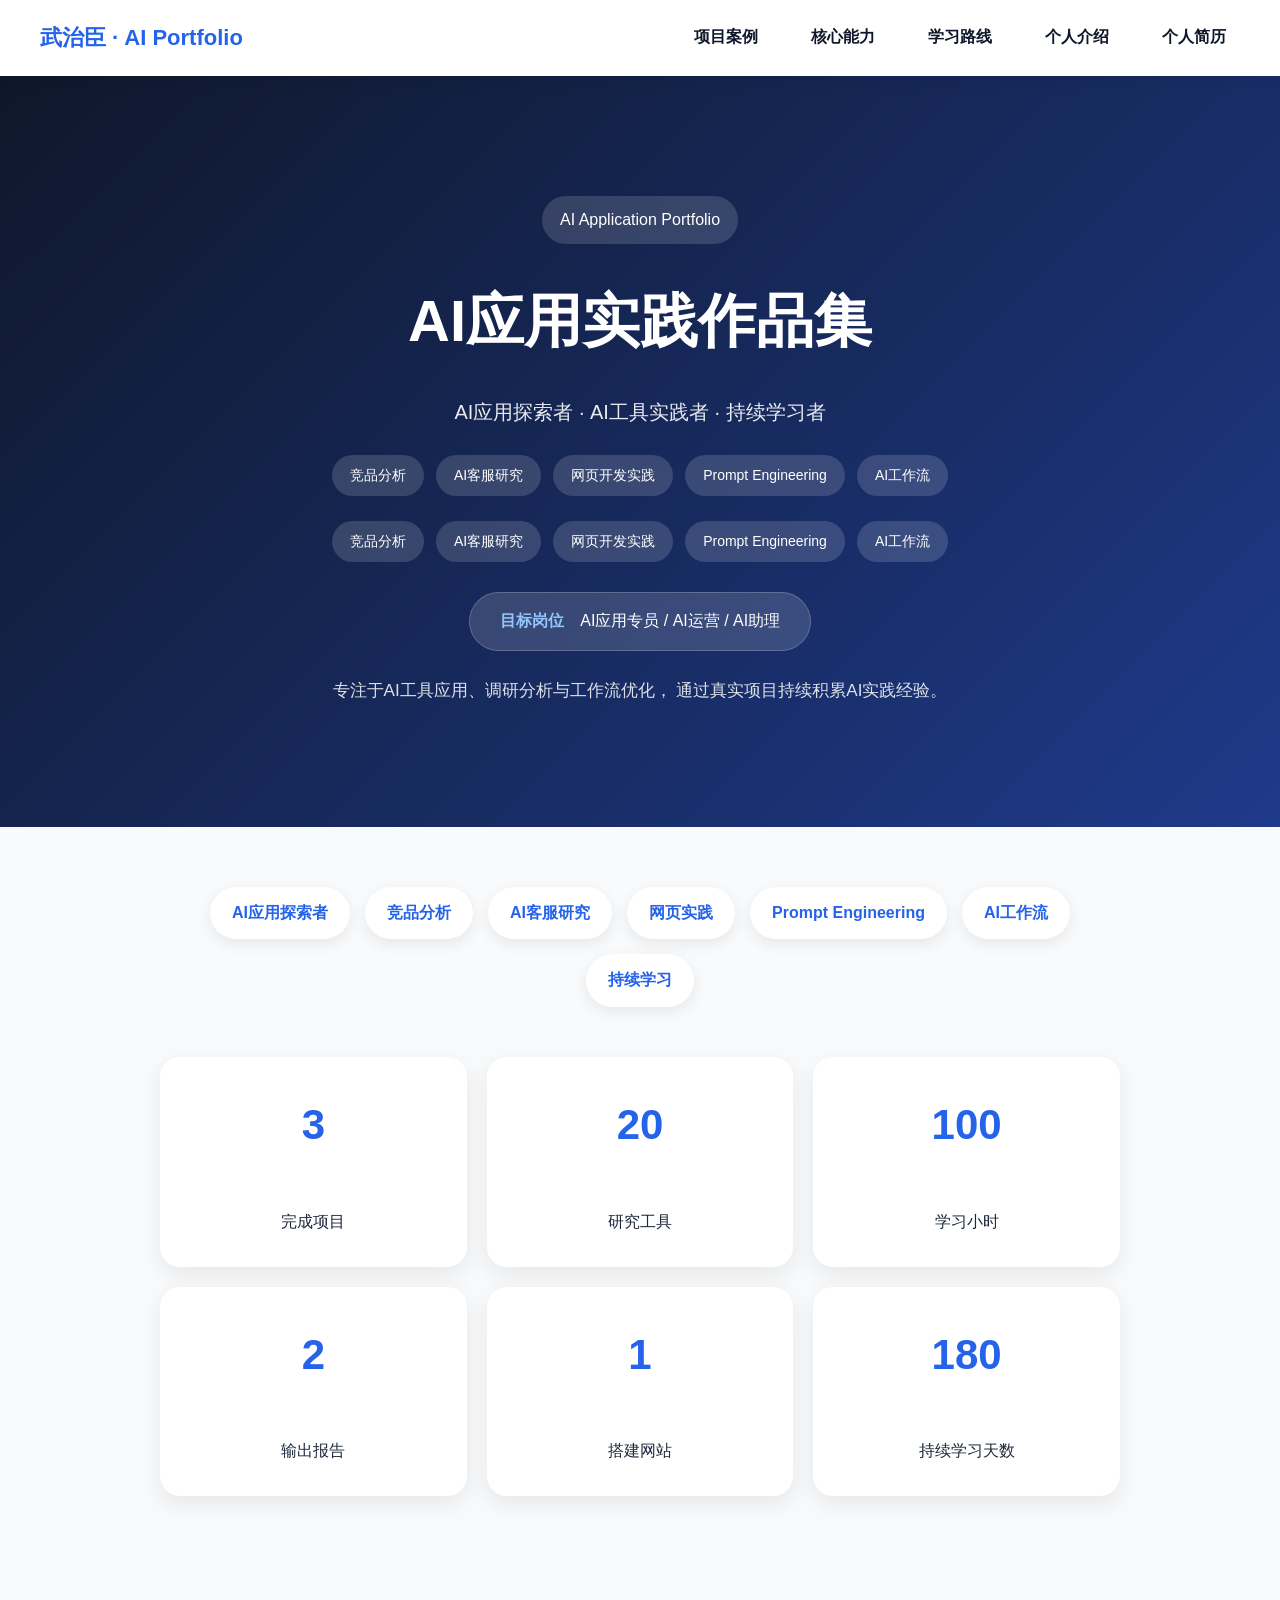
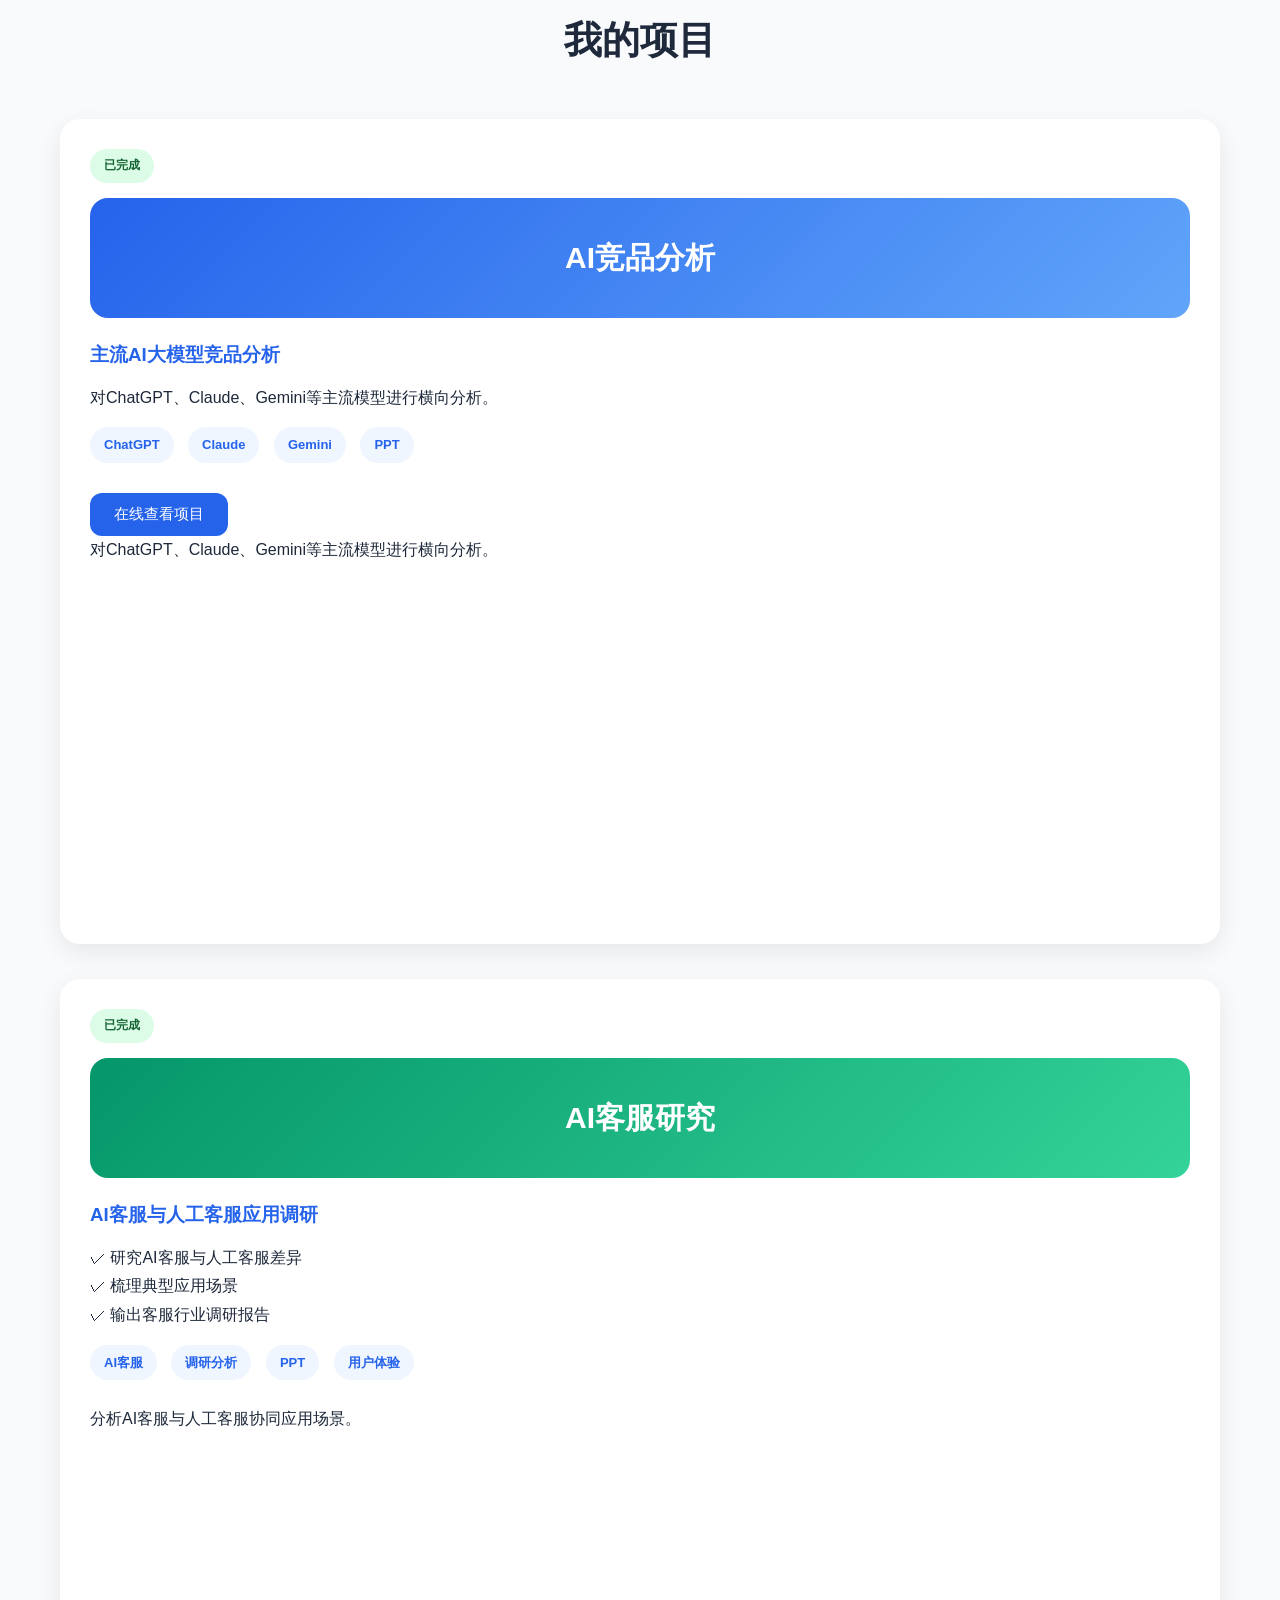
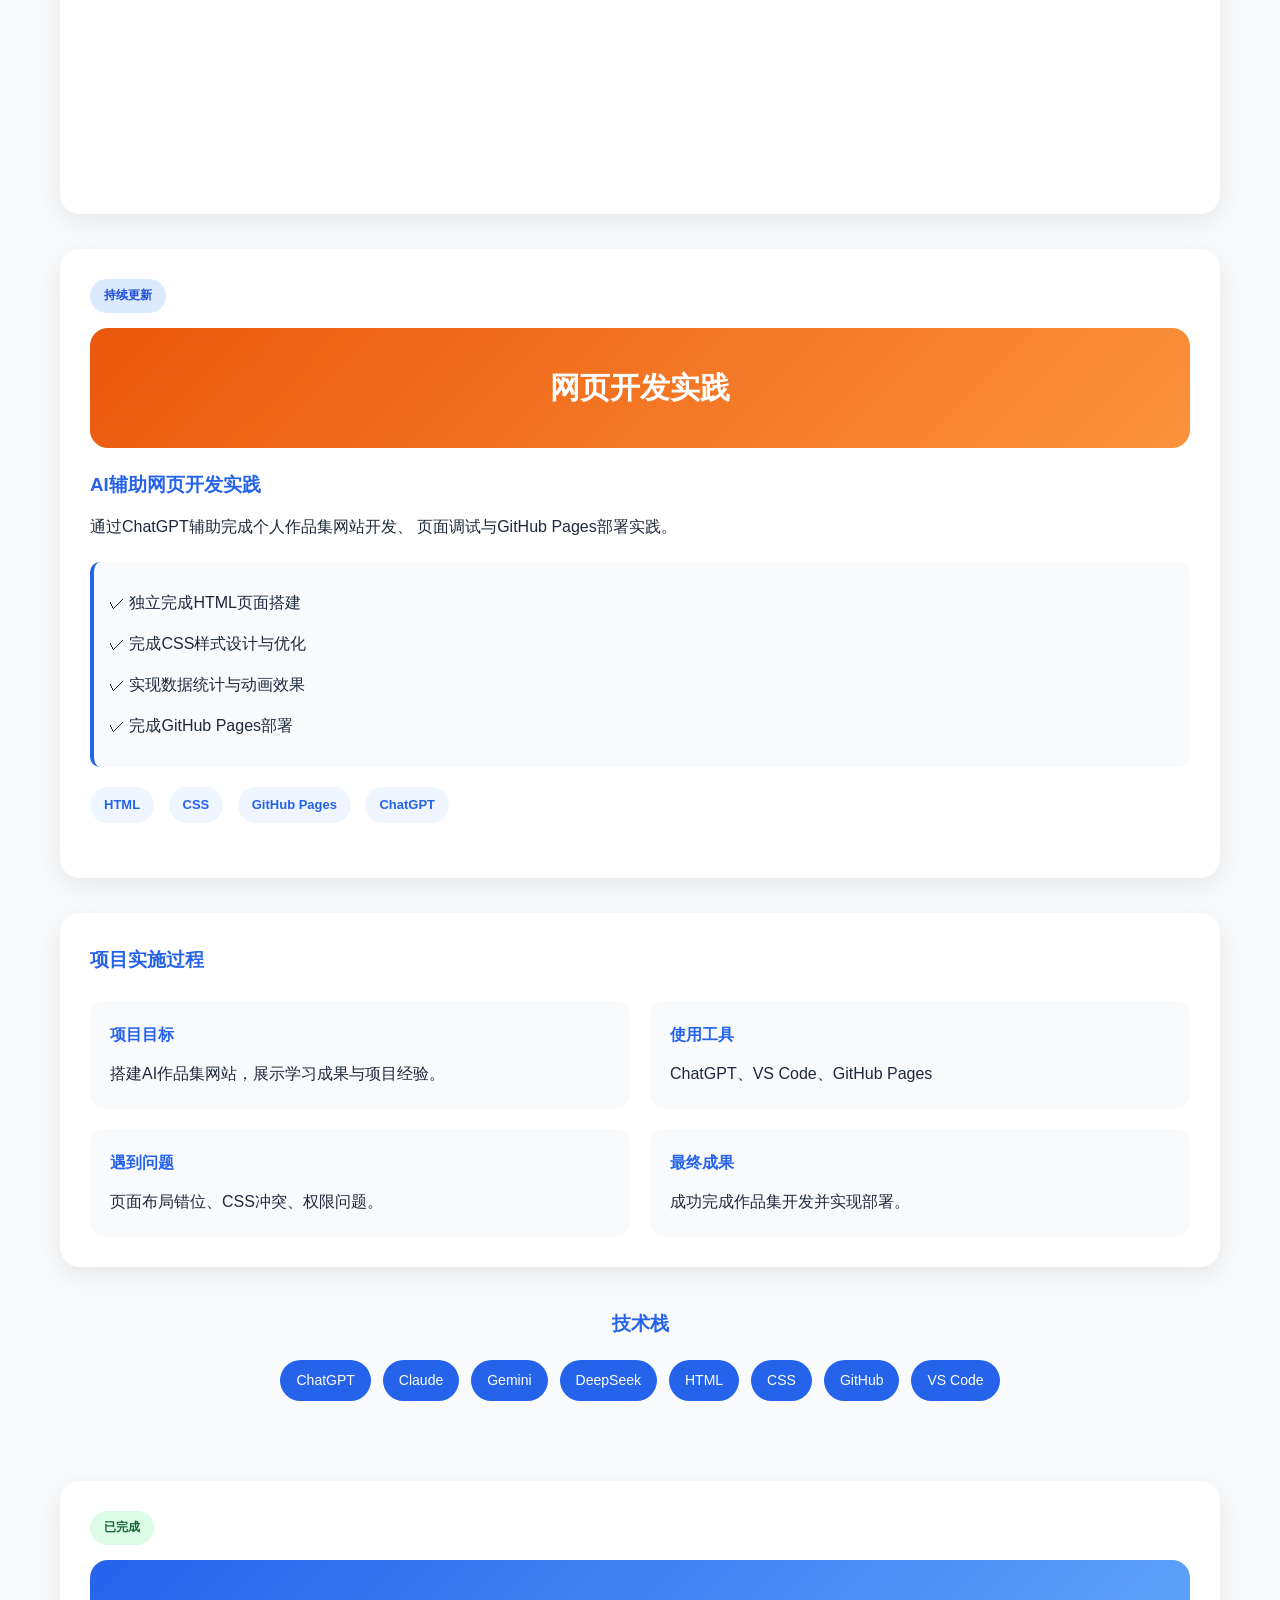
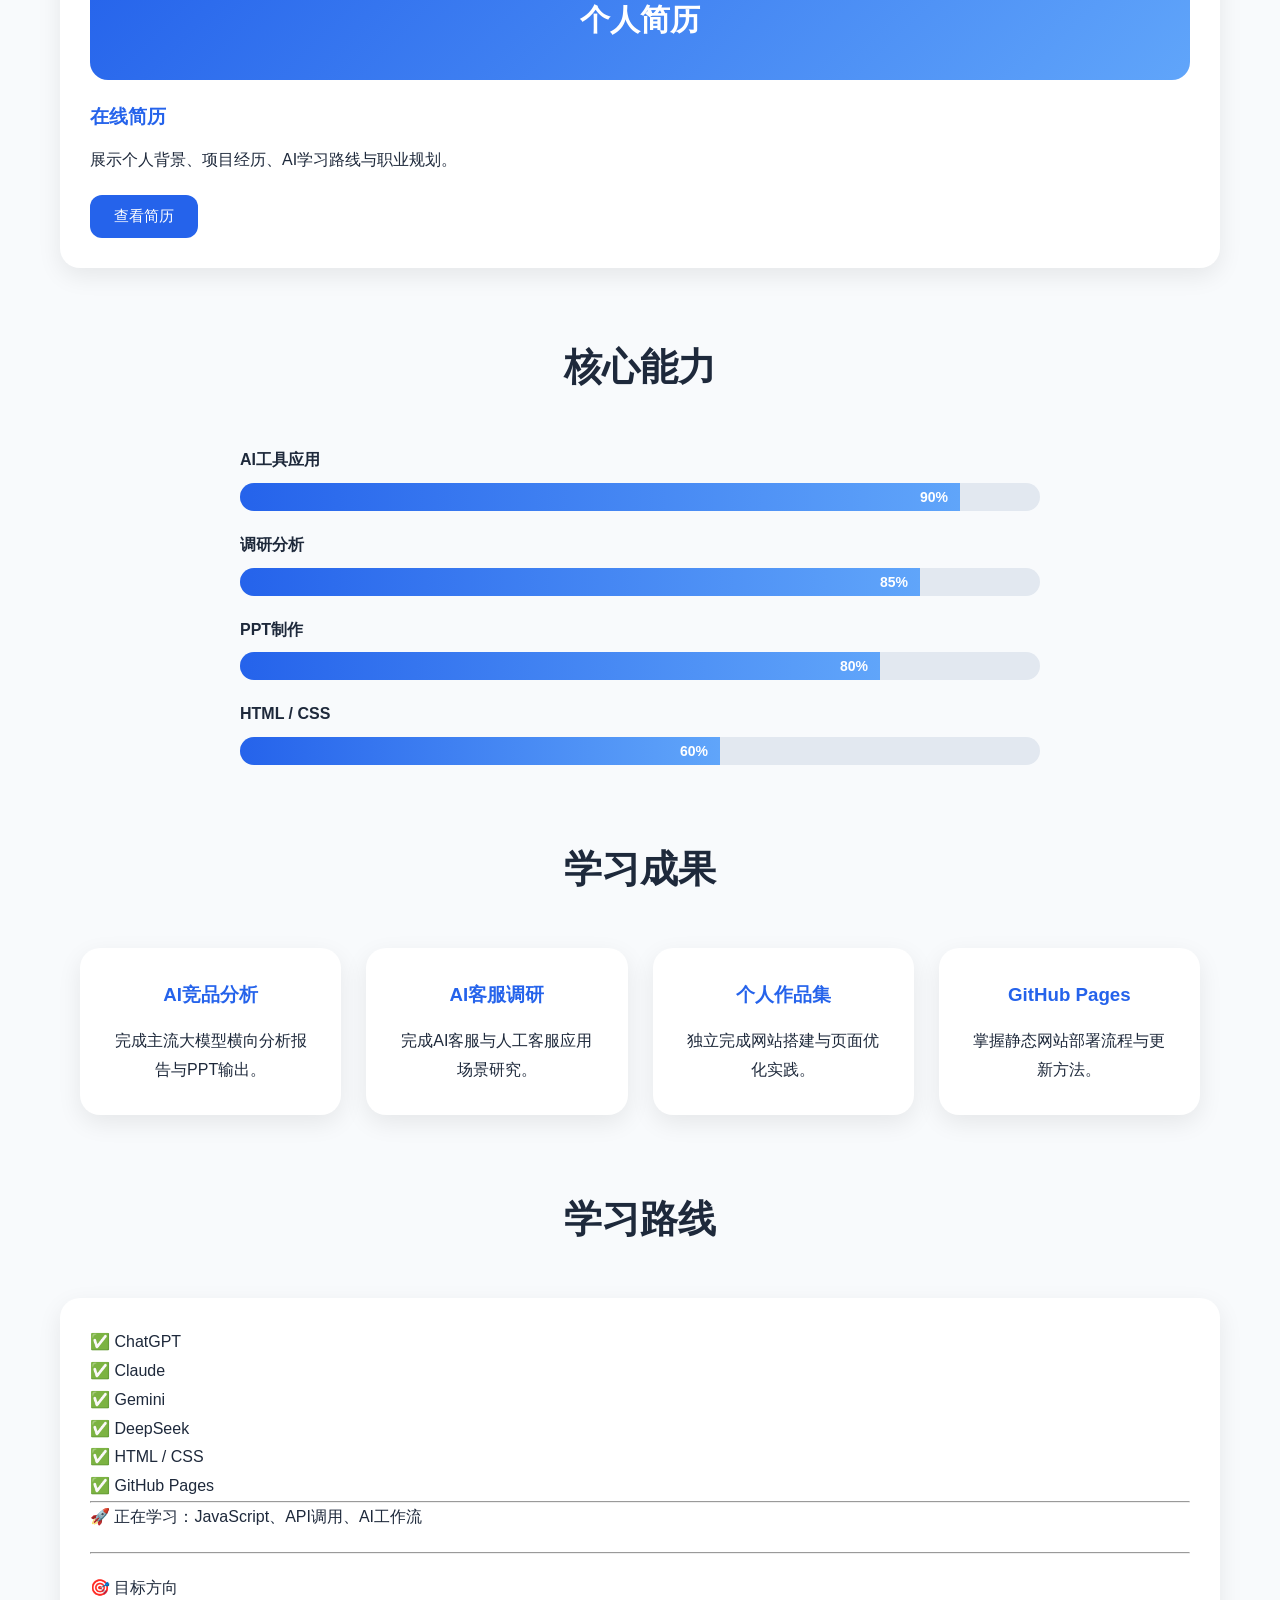
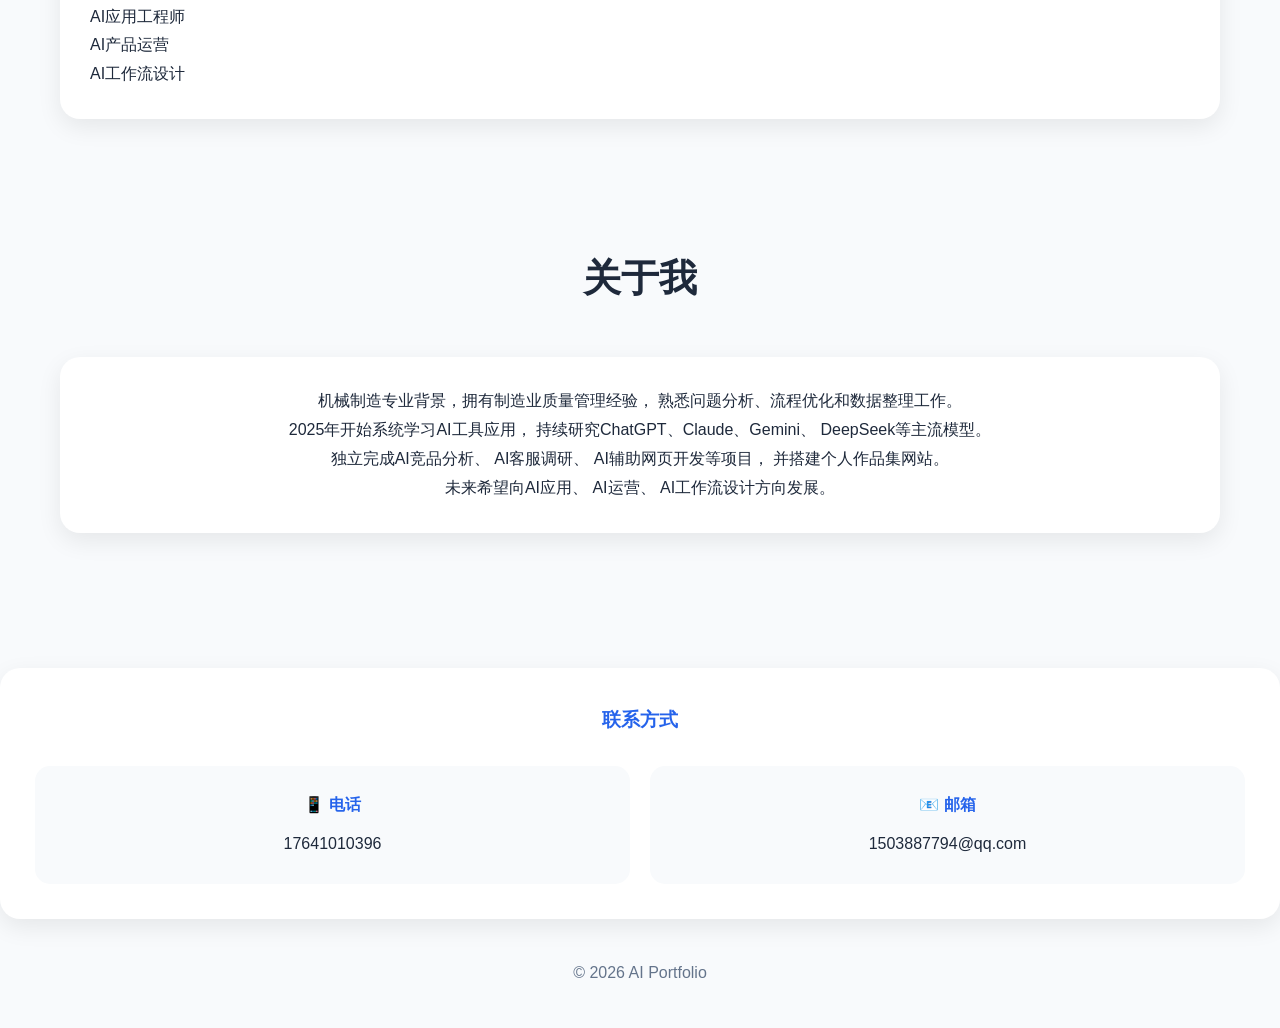
<file: index.html>
<!DOCTYPE html>
<html lang="zh-CN">
<head>
<meta charset="UTF-8">
<meta name="viewport" content="width=device-width, initial-scale=1.0">
<title>AI应用实践作品集</title>
<link rel="stylesheet" href="style.css">
</head>
<body>

<nav class="navbar">
<div class="logo">
武治臣 · AI Portfolio
</div>
<ul>
<li><a href="#projects">项目案例</a ></li>
<li><a href="#skills">核心能力</a ></li>
<li><a href="#roadmap">学习路线</a ></li>
<li><a href="#about">个人介绍</a ></li>
<li><a href="resume.html">个人简历</a ></li>
</ul>
</nav>

<header class="hero">
<div class="hero-content">
<div class="hero-badge">AI Application Portfolio</div>
<h1>AI应用实践作品集</h1>
<p>
AI应用探索者 · AI工具实践者 · 持续学习者
</p >
<div class="hero-tags">
    <span>竞品分析</span>
    <span>AI客服研究</span>
    <span>网页开发实践</span>
    <span>Prompt Engineering</span>
    <span>AI工作流</span>
</div>
<div class="hero-tags">
    <span>竞品分析</span>
    <span>AI客服研究</span>
    <span>网页开发实践</span>
    <span>Prompt Engineering</span>
    <span>AI工作流</span>
</div>
<div class="career-target">
    <span>目标岗位</span>
    AI应用专员 / AI运营 / AI助理
</div>
<div class="hero-intro">
专注于AI工具应用、调研分析与工作流优化，
通过真实项目持续积累AI实践经验。
</div>
</div>
</header>
<section class="highlight-tags">
<span>AI应用探索者</span>
<span>竞品分析</span>
<span>AI客服研究</span>
<span>网页实践</span>
<span>Prompt Engineering</span>
<span>AI工作流</span>
<span>持续学习</span>
</section>
<section class="stats">   
<div class="stat-card">
<h2 class="counter" data-target="3">0</h2>
<p>完成项目</p >
</div>
<div class="stat-card">
<h2 class="counter" data-target="20">0</h2>
<p>研究工具</p >
</div>
<div class="stat-card">
<h2 class="counter" data-target="100">0</h2>
<p>学习小时</p >
</div>
<div class="stat-card">
<h2 class="counter" data-target="2">0</h2>
<p>输出报告</p >
</div>
<div class="stat-card">
<h2 class="counter" data-target="1">0</h2>
<p>搭建网站</p >
</div>
<div class="stat-card">
<h2 class="counter" data-target="180">0</h2>
<p>持续学习天数</p >
</div>
</section>


<section id="projects">
<h2>我的项目</h2>

<div class="project-card">

<div class="project-status completed">
已完成
</div>

<div class="project-cover cover-ai">
AI竞品分析
</div>

<h3>主流AI大模型竞品分析</h3>

<p>对ChatGPT、Claude、Gemini等主流模型进行横向分析。</p >

<div class="project-tags">

<span>ChatGPT</span>
<span>Claude</span>
<span>Gemini</span>
<span>PPT</span>

</div>
<div class="project-buttons">

<button
class="project-btn"
onclick="window.open('https://www.kdocs.cn/l/ciWiSE8KWGiz','_blank')">
在线查看项目
</button>

</div>

<p>
对ChatGPT、Claude、Gemini等主流模型进行横向分析。
</p >


<iframe src="https://www.kdocs.cn/l/ciWiSE8KWGiz?view=true" width="100%" height="500"></iframe>
</div>

<div class="project-card">

<div class="project-status completed">
已完成
</div>
<div class="project-cover cover-service">
AI客服研究
</div>

<h3>AI客服与人工客服应用调研</h3>
<p>✓ 研究AI客服与人工客服差异</p >
<p>✓ 梳理典型应用场景</p >
<p>✓ 输出客服行业调研报告</p >
<div class="project-tags">

<span>AI客服</span>
<span>调研分析</span>
<span>PPT</span>
<span>用户体验</span>

</div>
<p>分析AI客服与人工客服协同应用场景。</p>
<iframe src="https://www.kdocs.cn/l/cmnrBK36d4Ou?view=true" width="100%" height="500"></iframe>
</div>

<div class="project-card">
<div class="project-status progress">
持续更新
</div>
<div class="project-cover cover-web">
网页开发实践
</div>
<h3>AI辅助网页开发实践</h3>
<p>
通过ChatGPT辅助完成个人作品集网站开发、
页面调试与GitHub Pages部署实践。
</p >
<div class="achievement">
<p>✓ 独立完成HTML页面搭建</p >
<p>✓ 完成CSS样式设计与优化</p >
<p>✓ 实现数据统计与动画效果</p >
<p>✓ 完成GitHub Pages部署</p >
</div>
<div class="project-tags">
<span>HTML</span>
<span>CSS</span>
<span>GitHub Pages</span>
<span>ChatGPT</span>
</div>
</div>
<div class="project-card">

<h3>项目实施过程</h3>

<div class="process-grid">

<div class="process-item">
<h4>项目目标</h4>
<p>搭建AI作品集网站，展示学习成果与项目经验。</p >
</div>

<div class="process-item">
<h4>使用工具</h4>
<p>ChatGPT、VS Code、GitHub Pages</p >
</div>

<div class="process-item">
<h4>遇到问题</h4>
<p>页面布局错位、CSS冲突、权限问题。</p >
</div>

<div class="process-item">
<h4>最终成果</h4>
<p>成功完成作品集开发并实现部署。</p >
</div>

</div>

</div>

<div class="tech-stack">

<h3>技术栈</h3>

<div class="tags">

<span>ChatGPT</span>
<span>Claude</span>
<span>Gemini</span>
<span>DeepSeek</span>

<span>HTML</span>
<span>CSS</span>
<span>GitHub</span>
<span>VS Code</span>

</div>

</div>

<div class="project-card">

<div class="project-status completed">
已完成
</div>

<div class="project-cover cover-ai">
个人简历
</div>

<h3>在线简历</h3>

<p>
展示个人背景、项目经历、AI学习路线与职业规划。
</p >

<div class="project-buttons">

<button
class="project-btn"
onclick="window.location.href='resume.html'">
查看简历
</button>

</div>

</div>

</section>

<section id="skills">
<h2>核心能力</h2>
<div class="skill-bar">
    <p>AI工具应用</p >
    <div class="bar">
        <div class="fill" data-width="90">90%</div>
    </div>
    <p>调研分析</p >
    <div class="bar">
        <div class="fill" data-width="85">85%</div>
    </div>
    <p>PPT制作</p >
    <div class="bar">
        <div class="fill" data-width="80">80%</div>
    </div>
    <p>HTML / CSS</p >
    <div class="bar">
        <div class="fill" data-width="60">60%</div>
    </div>
</div>
</section>

<section id="roadmap">
<section id="achievement">
<h2>学习成果</h2>
<div class="achievement-grid">
<div class="achievement-card">
<h3>AI竞品分析</h3>
<p>完成主流大模型横向分析报告与PPT输出。</p >
</div>
<div class="achievement-card">
<h3>AI客服调研</h3>
<p>完成AI客服与人工客服应用场景研究。</p >
</div>
<div class="achievement-card">
<h3>个人作品集</h3>
<p>独立完成网站搭建与页面优化实践。</p >
</div>
<div class="achievement-card">
<h3>GitHub Pages</h3>
<p>掌握静态网站部署流程与更新方法。</p >
</div>
</div>
</section>
<h2>学习路线</h2>
<div class="project-card">
<p>✅ ChatGPT</p>
<p>✅ Claude</p>
<p>✅ Gemini</p>
<p>✅ DeepSeek</p>
<p>✅ HTML / CSS</p>
<p>✅ GitHub Pages</p>
<hr>
<p>🚀 正在学习：JavaScript、API调用、AI工作流</p>
<hr style="margin:20px 0">

<p>🎯 目标方向</p >

<p>AI应用工程师</p >
<p>AI产品运营</p >
<p>AI工作流设计</p >
</div>
</section>

<section id="about">
<h2>关于我</h2>
<div class="project-card">
        <p>
机械制造专业背景，拥有制造业质量管理经验，
熟悉问题分析、流程优化和数据整理工作。
</p >

<p>
2025年开始系统学习AI工具应用，
持续研究ChatGPT、Claude、Gemini、
DeepSeek等主流模型。
</p >

<p>
独立完成AI竞品分析、
AI客服调研、
AI辅助网页开发等项目，
并搭建个人作品集网站。
</p >

<p>
未来希望向AI应用、
AI运营、
AI工作流设计方向发展。
</p >
</div>
</section>
<div class="contact-box">

<h3>联系方式</h3>

<div class="contact-grid">

<div class="contact-item">
<h4>📱 电话</h4>
<p>17641010396</p >
</div>

<div class="contact-item">
<h4>📧 邮箱</h4>
<p>1503887794@qq.com</p >
</div>

</div>

</div>

<button id="topBtn">
↑
</button>
<footer>© 2026 AI Portfolio</footer>

<script src="script.js"></script>

</body>
</html>
</file>
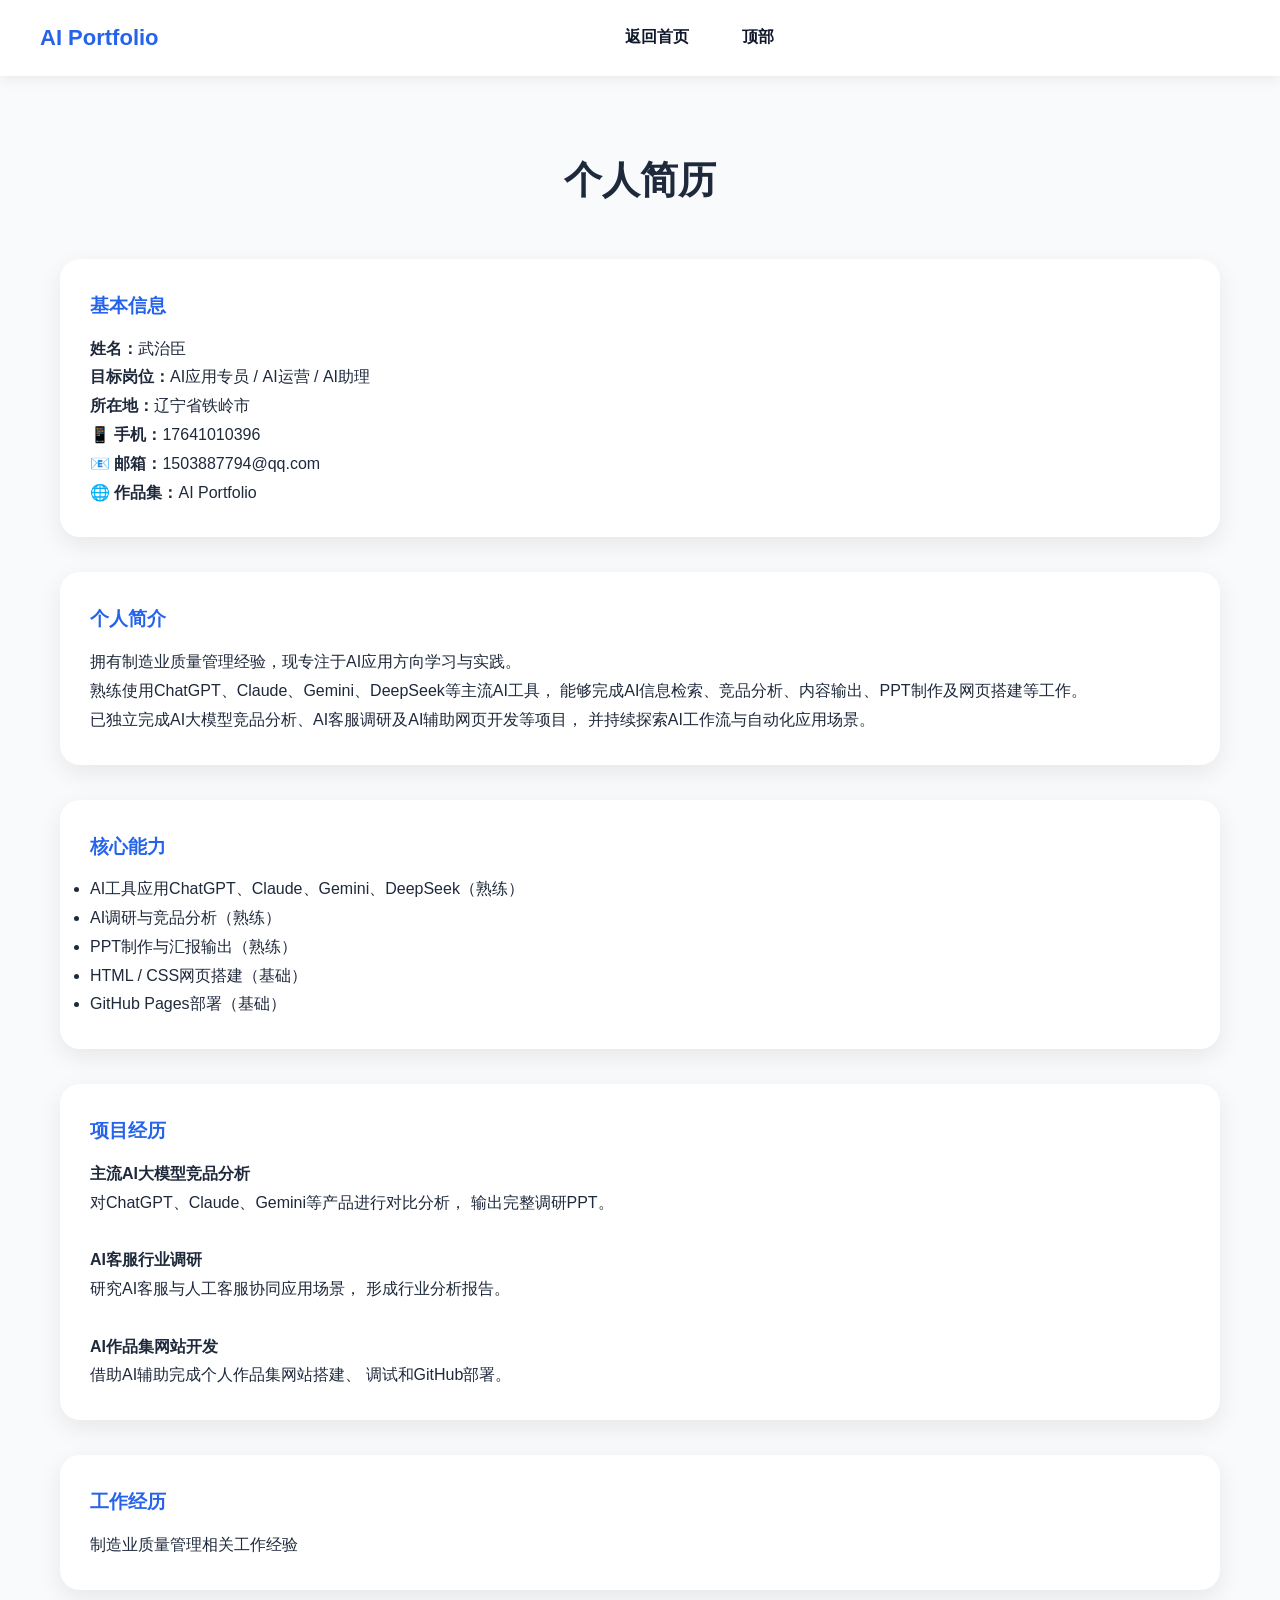
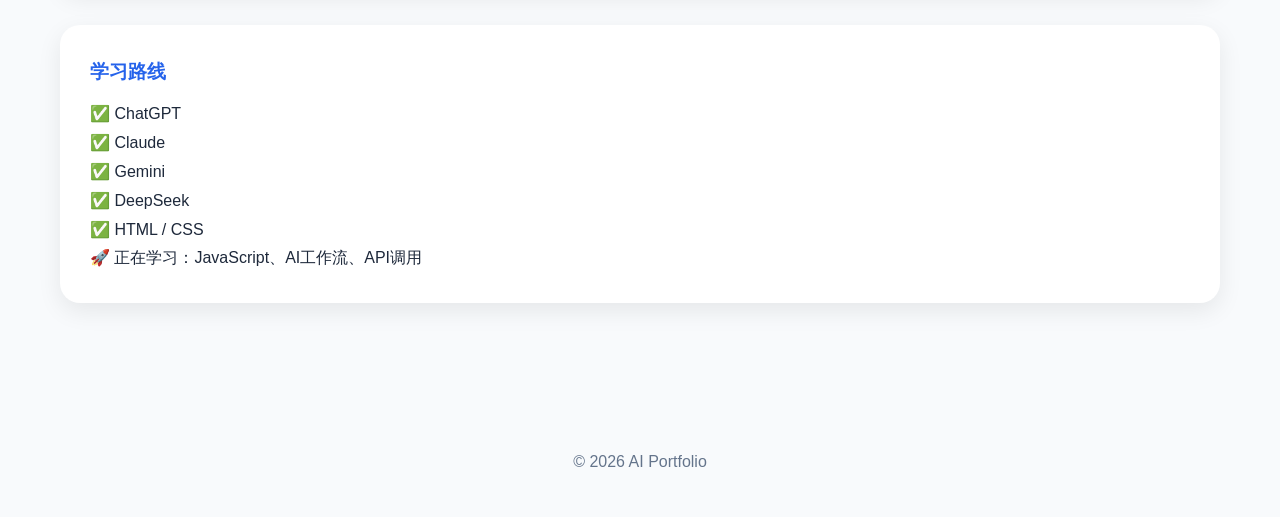
<file: resume.html>
<!DOCTYPE html>
<html lang="zh-CN">
<head>
<meta charset="UTF-8">
<meta name="viewport" content="width=device-width, initial-scale=1.0">
<title>个人简历</title>
<link rel="stylesheet" href="style.css">
</head>
<body>
<nav class="navbar">
<div class="logo">AI Portfolio</div>
<ul>
<li><a href="index.html">返回首页</a ></li>
<li><a href="#top">顶部</a ></li>
</ul>

<div id="top"></div>
</nav>
<section>
<h2>个人简历</h2>
<div class="project-card">
<h3>基本信息</h3>
<p><strong>姓名：</strong>武治臣</p >
<p><strong>目标岗位：</strong>AI应用专员 / AI运营 / AI助理</p >
<p><strong>所在地：</strong>辽宁省铁岭市</p >
    <p><strong>📱 手机：</strong>17641010396</p >
<p><strong>📧 邮箱：</strong>1503887794@qq.com</p >
<p><strong>🌐 作品集：</strong>AI Portfolio</p >
</div>
<div class="contact-info">


</div>
<div class="project-card">
<h3>个人简介</h3>
<p>
拥有制造业质量管理经验，现专注于AI应用方向学习与实践。
</p >

<p>
熟练使用ChatGPT、Claude、Gemini、DeepSeek等主流AI工具，
能够完成AI信息检索、竞品分析、内容输出、PPT制作及网页搭建等工作。
</p >

<p>
已独立完成AI大模型竞品分析、AI客服调研及AI辅助网页开发等项目，
并持续探索AI工作流与自动化应用场景。
</p >
</div>
<div class="project-card">
<h3>核心能力</h3>
<ul>
<li>AI工具应用ChatGPT、Claude、Gemini、DeepSeek（熟练）</li>

<li>AI调研与竞品分析（熟练）</li>

<li>PPT制作与汇报输出（熟练）</li>

<li>HTML / CSS网页搭建（基础）</li>

<li>GitHub Pages部署（基础）</li>
</ul>
</div>
<div class="project-card">
<h3>项目经历</h3>
<p><strong>主流AI大模型竞品分析</strong></p >
<p>
对ChatGPT、Claude、Gemini等产品进行对比分析，
输出完整调研PPT。
</p >
<br>
<p><strong>AI客服行业调研</strong></p >
<p>
研究AI客服与人工客服协同应用场景，
形成行业分析报告。
</p >
<br>
<p><strong>AI作品集网站开发</strong></p >
<p>
借助AI辅助完成个人作品集网站搭建、
调试和GitHub部署。
</p >
</div>
<div class="project-card">
<h3>工作经历</h3>
<p>
制造业质量管理相关工作经验
</p >
</div>
<div class="project-card">
<h3>学习路线</h3>
<p>✅ ChatGPT</p >
<p>✅ Claude</p >
<p>✅ Gemini</p >
<p>✅ DeepSeek</p >
<p>✅ HTML / CSS</p >
<p>🚀 正在学习：JavaScript、AI工作流、API调用</p >
</div>
</section>
<footer>

© 2026 AI Portfolio

</footer>
</body>
</html>
</file>
<file: style.css>
*{
    margin:0;
    padding:0;
    box-sizing:border-box;
}

html{
    scroll-behavior:smooth;
}

body{
    font-family:"Microsoft YaHei",sans-serif;
    background:#f8fafc;
    color:#1e293b;
    line-height:1.8;
}

/* 导航栏 */

.navbar{
    display:flex;
    justify-content:space-between;
    align-items:center;

    padding:18px 40px;

    background:white;

    position:sticky;
    top:0;
    z-index:1000;

    box-shadow:0 2px 15px rgba(0,0,0,.08);
}

.logo{
    font-size:22px;
    font-weight:bold;
    color:#2563eb;
}

.navbar ul{
    display:flex;
    gap:25px;
    list-style:none;
}

.navbar a{
    text-decoration:none;
    color:#0f172a;
    font-weight:600;
    transition:.3s;
    padding:8px 14px;
    border-radius:10px;
}

.navbar a:hover{
    color:#2563eb;
    background:#eff6ff;
}

/* Hero */

.hero{
    background:linear-gradient(135deg,#0f172a,#1e3a8a);
    color:white;
    text-align:center;
    padding:120px 20px;
}

.hero-content{
    max-width:900px;
    margin:auto;
}

.hero h1{
    font-size:58px;
    margin-bottom:20px;
}

.hero p{
    font-size:20px;
    opacity:.9;
}

.hero-badge{
    display:inline-block;
    padding:10px 18px;
    border-radius:999px;
    background:rgba(255,255,255,.15);
    backdrop-filter:blur(10px);
    margin-bottom:25px;
}

/* 统计区 */

.stats{
    display:grid;
    grid-template-columns:repeat(3,1fr);

    gap:20px;

    max-width:1000px;

    margin:-40px auto 40px;

    padding:0 20px;
}

.stat-card{
    background:white;
    padding:30px;
    border-radius:20px;

    text-align:center;

    box-shadow:0 8px 25px rgba(0,0,0,.08);

    transition:.3s;
}

.stat-card:hover{
    transform:translateY(-10px);
    box-shadow:0 20px 40px rgba(0,0,0,.15);
}

.stat-card h2{
    font-size:42px;
    color:#2563eb;
}

/* 通用 */

section{
    max-width:1200px;
    margin:auto;
    padding:70px 20px;
}

section h2{
    text-align:center;
    font-size:38px;
    margin-bottom:45px;
}

/* 项目卡片 */

.project-card{
    background:white;

    padding:30px;

    border-radius:20px;

    margin-bottom:35px;

    box-shadow:0 8px 25px rgba(0,0,0,.08);

    transition:all .3s ease;
}

.project-card:hover{
    transform:translateY(-10px);
    box-shadow:0 20px 40px rgba(0,0,0,.15);
}

.project-card h3{
    color:#2563eb;
    margin-bottom:12px;
}

/* PPT */

iframe{
    width:100%;
    height:320px;

    border:none;

    border-radius:15px;

    margin-top:20px;
}

/* 技能 */

.grid{
    display:grid;

    grid-template-columns:repeat(auto-fit,minmax(250px,1fr));

    gap:25px;
}

.card{
    background:white;

    padding:30px;

    border-radius:20px;

    box-shadow:0 8px 25px rgba(0,0,0,.08);

    transition:.3s;
}

.card:hover{
    transform:translateY(-10px);
    box-shadow:0 20px 40px rgba(0,0,0,.15);
}

.card h3{
    color:#2563eb;
    margin-bottom:12px;
}

/* 关于我 */

#about .project-card{
    text-align:center;
}

/* 页脚 */

footer{
    text-align:center;
    padding:40px;
    color:#64748b;
}

/* 手机适配 */

@media(max-width:768px){

    .navbar{
        flex-direction:column;
        gap:10px;
    }

    .hero h1{
        font-size:38px;
    }

    .hero p{
        font-size:16px;
    }

    .stats{
        grid-template-columns:1fr;
    }

    section h2{
        font-size:30px;
    }

    iframe{
        height:350px;
    }
}
.project-buttons{
    margin-top:20px;
}

.project-btn{
    background:#2563eb;
    color:white;

    border:none;

    padding:12px 24px;

    border-radius:12px;

    cursor:pointer;

    font-size:15px;

    transition:.3s;
}

.project-btn:hover{
    transform:translateY(-3px);
    box-shadow:0 10px 20px rgba(37,99,235,.3);   
}
.contact-grid{
    grid-template-columns:1fr;
}

/* 技术栈 */

.tech-stack{
    margin-top:40px;
    text-align:center;
}

.tech-stack h3{
    margin-bottom:20px;
    color:#2563eb;
}

.tags{
    display:flex;
    flex-wrap:wrap;
    justify-content:center;
    gap:12px;
}

.tags span{
    background:#2563eb;
    color:white;

    padding:8px 16px;

    border-radius:999px;

    font-size:14px;

    transition:.3s;
}

.tags span:hover{
    transform:translateY(-3px);
}

/* 项目标签 */

.project-tags{
    margin:15px 0;
}

.project-tags span{
    display:inline-block;

    background:#eff6ff;

    color:#2563eb;

    margin-right:10px;
    margin-bottom:10px;

    padding:6px 14px;

    border-radius:999px;

    font-size:13px;

    font-weight:600;
}
.achievement{
    margin:20px 0;
    padding:15px;

    background:#f8fafc;

    border-left:4px solid #2563eb;

    border-radius:10px;
}

.achievement p{
    margin:12px 0;
}
.project-status{
    display:inline-block;

    padding:6px 14px;

    border-radius:999px;

    font-size:12px;

    font-weight:bold;

    margin-bottom:15px;
}

/* 已完成 */

.completed{
    background:#dcfce7;
    color:#166534;
}

/* 持续更新 */

.progress{
    background:#dbeafe;
    color:#1d4ed8;
}
/* 回到顶部按钮 */

#topBtn{
    position:fixed;

    right:30px;
    bottom:30px;

    width:55px;
    height:55px;

    border:none;

    border-radius:50%;

    background:#2563eb;

    color:white;

    font-size:24px;

    cursor:pointer;

    box-shadow:0 10px 25px rgba(0,0,0,.2);

    display:none;

    transition:.3s;

    z-index:999;
}

#topBtn:hover{
    transform:translateY(-5px);

    box-shadow:0 15px 30px rgba(0,0,0,.3);
}
.skill-bar{
    max-width:800px;
    margin:auto;
}
.skill-bar p{
    margin:20px 0 8px;
    font-weight:bold;
}
.bar{
    width:100%;
    height:28px;
    background:#e2e8f0;
    border-radius:999px;
    overflow:hidden;
}
.fill{
    height:100%;
    background:linear-gradient(90deg,#2563eb,#60a5fa);
    width:0;
    transition:2s;
    color:white;
    text-align:right;
    padding-right:12px;
    line-height:28px;
    font-size:14px;
    font-weight:bold;
}
.project-cover{
    width:100%;
    height:120px;

    border-radius:18px;

    margin-bottom:20px;

    display:flex;
    align-items:center;
    justify-content:center;

    font-size:30px;
    font-weight:bold;

    color:white;

    background:linear-gradient(
        135deg,
        #2563eb,
        #60a5fa
    );
}
.cover-ai{
background:linear-gradient(135deg,#2563eb,#60a5fa);
}

.cover-service{
background:linear-gradient(135deg,#059669,#34d399);
}

.cover-web{
background:linear-gradient(135deg,#ea580c,#fb923c);
}

.navbar a[href=“resume.html”]{
background:#2563eb;
color:white;
padding:8px 16px;
border-radius:999px;
}

.navbar a[href=“resume.html”]:hover{
background:#1d4ed8;
color:white;
}
.tech-stack{
    margin-top:40px;
    margin-bottom:80px;
    text-align:center;
}
/* 导航栏简历按钮 */

.resume-link{
    background:#2563eb;
    color:white !important;

    padding:10px 18px;

    border-radius:10px;

    transition:.3s;
}

.resume-link:hover{
    background:#1d4ed8;
    transform:translateY(-2px);
}
.contact-info{
    margin:20px 0;
}

.contact-info{
    margin:20px 0;
}

.contact-info p{
    margin:8px 0;
    font-size:16px;
    color:#475569;
}
.highlight-tags{
    display:flex;
    flex-wrap:wrap;
    justify-content:center;
    gap:15px;
    max-width:1000px;
    margin:60px auto 90px;
    padding:0 20px;
}
.highlight-tags span{
    background:#ffffff;
    color:#2563eb;
    padding:12px 22px;
    border-radius:999px;
    font-weight:600;
    box-shadow:0 5px 15px rgba(0,0,0,.08);
    transition:.3s;
}
.highlight-tags span:hover{
    transform:translateY(-5px);
}
#about{
    padding-top:20px;
}
.hero-tags{
    margin-top:25px;
    display:flex;
    justify-content:center;
    flex-wrap:wrap;
    gap:12px;
}
.hero-tags span{
    background:rgba(255,255,255,.15);
    color:white;
    padding:8px 18px;
    border-radius:999px;
    font-size:14px;
}
.process-grid{
    display:grid;
    grid-template-columns:repeat(2,1fr);
    gap:20px;
    margin-top:25px;
}
.process-item{
    background:#f8fafc;
    padding:20px;
    border-radius:15px;
}
.process-item h4{
    color:#2563eb;
    margin-bottom:10px;
}
.career-target{
    margin-top:30px;
    display:inline-block;
    padding:14px 30px;
    border-radius:999px;
    background:rgba(255,255,255,0.15);
    border:1px solid rgba(255,255,255,0.2);
    color:white;
    font-size:16px;
    backdrop-filter:blur(10px);
}
.career-target span{
    font-weight:bold;
    margin-right:12px;
    color:#93c5fd;
}
.hero-intro{
    margin-top:25px;
    max-width:700px;
    margin-left:auto;
    margin-right:auto;
    font-size:17px;
    line-height:1.8;
    color:rgba(255,255,255,0.85);
}
#achievement{
    padding-top:20px;
}

.achievement-grid{
    display:grid;
    grid-template-columns:
    repeat(auto-fit,minmax(250px,1fr));
    gap:25px;
}
.achievement-card{
    background:white;
    padding:30px;
    border-radius:20px;
    text-align:center;
    box-shadow:0 8px 25px rgba(0,0,0,.08);
    transition:.3s;
}
.achievement-card:hover{
    transform:translateY(-8px);
    box-shadow:0 20px 40px rgba(0,0,0,.15);
}
.achievement-card h3{
    color:#2563eb;
    margin-bottom:15px;
}
#skills{
    margin-top:-50px;
}
#skills{
    padding-top:10px;
    padding-bottom:40px;
}

#roadmap{
    padding-top:10px;
}
/* 联系方式 */
.contact-box{
    background:white;
    padding:35px;
    border-radius:20px;
    margin-top:30px;
    box-shadow:0 8px 25px rgba(0,0,0,.08);
}
.contact-box h3{
    text-align:center;
    color:#2563eb;
    margin-bottom:30px;
}
.contact-grid{
    display:grid;
    grid-template-columns:1fr 1fr;
    gap:20px;
}
.contact-item{
    background:#f8fafc;
    padding:25px;
    border-radius:15px;
    text-align:center;
    transition:.3s;
}
.contact-item:hover{
    transform:translateY(-5px);
    box-shadow:0 10px 20px rgba(0,0,0,.08);
}
.contact-item h4{
    color:#2563eb;
    margin-bottom:10px;
}
</file>
